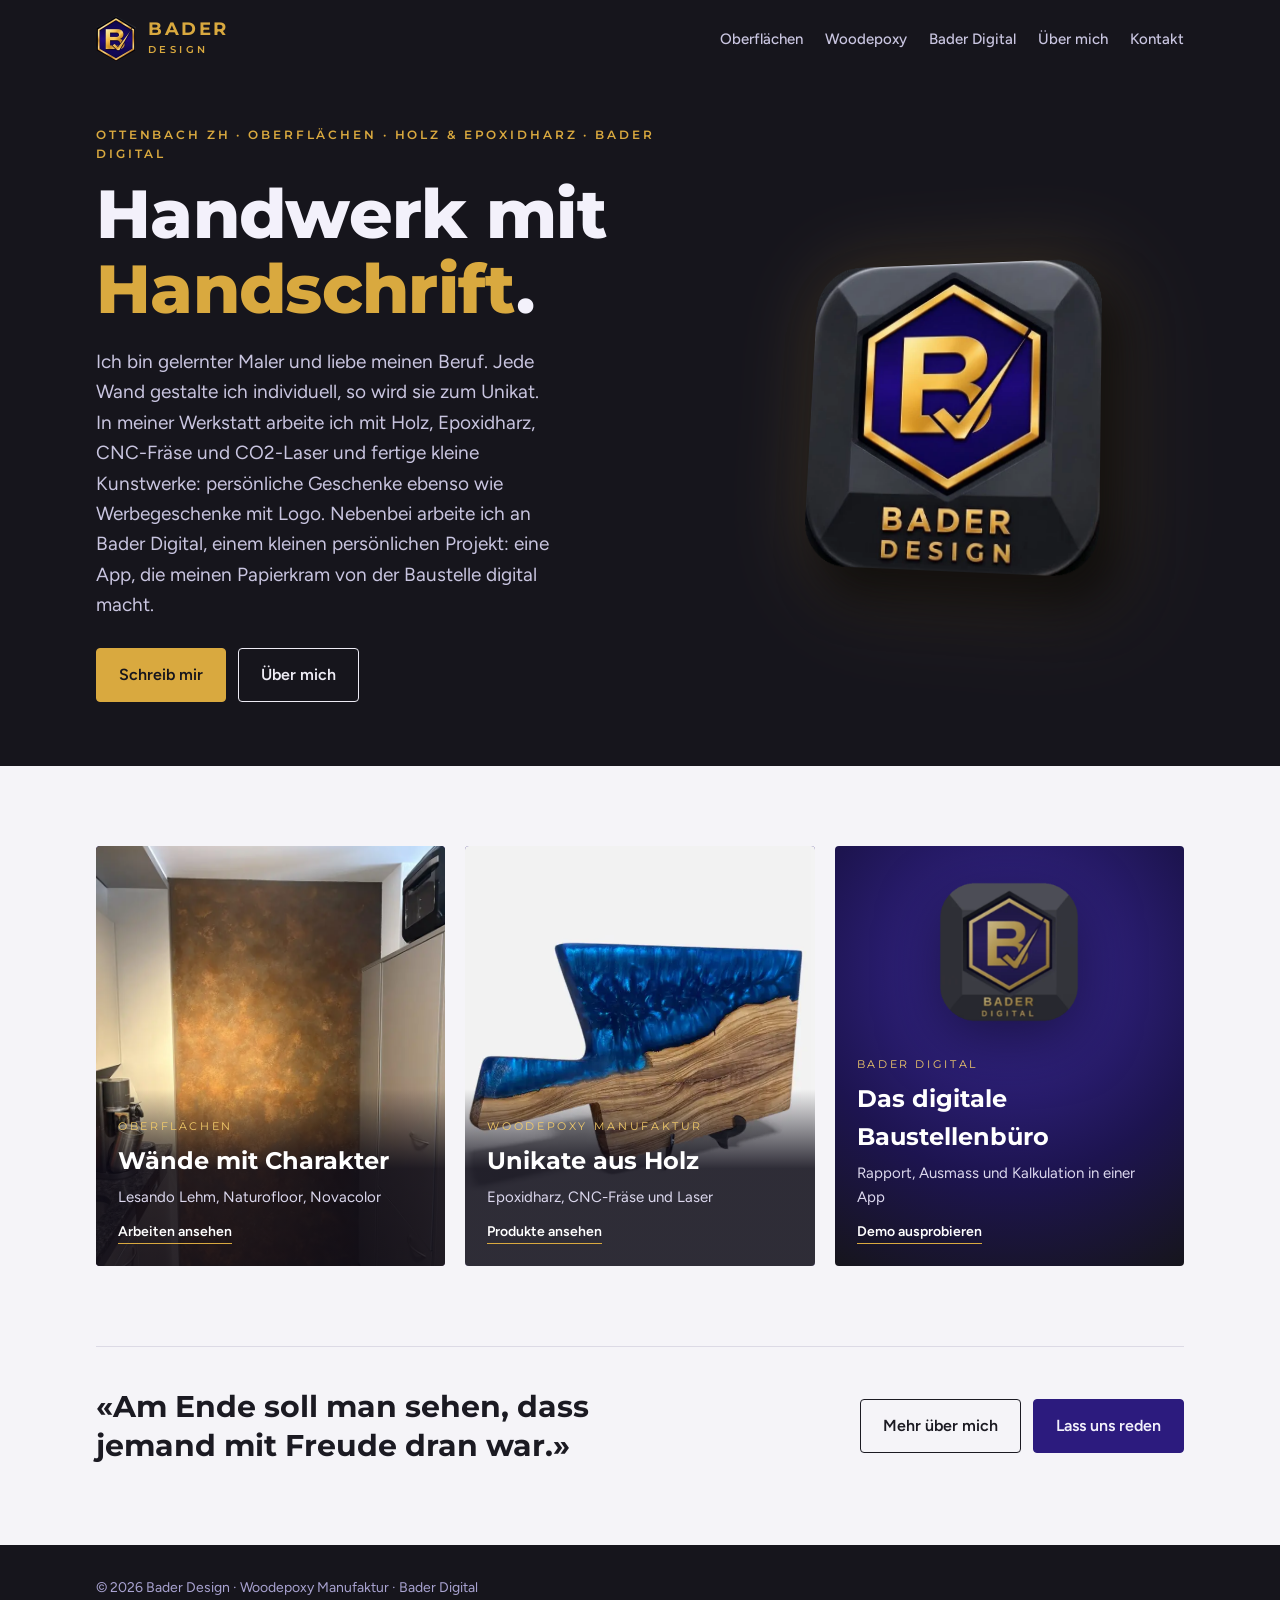
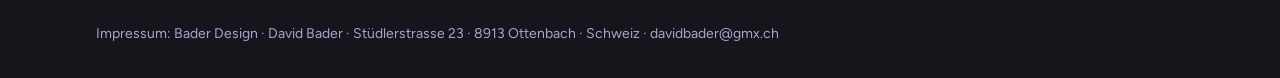
<file: index.html>
<!doctype html>
<html lang="de-CH">
<head>
<meta charset="utf-8">
<meta name="viewport" content="width=device-width, initial-scale=1, viewport-fit=cover">
<title>Bader Design | Ottenbach ZH</title>
<meta name="description" content="Bader Design aus Ottenbach ZH: dekorative Oberflächen mit Lehm, Naturofloor und Novacolor, Unikate aus Holz und Epoxidharz (Schneidebretter, Untersetzer, Flaschenöffner) und Bader Digital, ein kleines Projekt, das den Papierkram für Handwerker digital macht.">
<link rel="canonical" href="https://baderdesign.github.io/">
<meta name="robots" content="index, follow">
<meta property="og:type" content="website">
<meta property="og:locale" content="de_CH">
<meta property="og:site_name" content="Bader Design">
<meta property="og:title" content="Bader Design – Handwerk mit Handschrift">
<meta property="og:description" content="Dekorative Oberflächen, Unikate aus Holz und Epoxidharz und Bader Digital, Papierkram digital für Handwerker.">
<meta property="og:url" content="https://baderdesign.github.io/">
<meta property="og:image" content="https://baderdesign.github.io/og-bild.jpg">
<meta name="twitter:card" content="summary_large_image">
<meta name="theme-color" content="#16151C">
<link rel="icon" type="image/png" href="favicon.png">
<link rel="apple-touch-icon" href="apple-touch-icon.png">
<script type="application/ld+json">
{
  "@context": "https://schema.org",
  "@type": "LocalBusiness",
  "name": "Bader Design",
  "description": "Dekorative Oberflächen, Unikate aus Holz und Epoxidharz und Bader Digital, Papierkram digital für Handwerker.",
  "url": "https://baderdesign.github.io/",
  "logo": "https://baderdesign.github.io/logo.webp",
  "image": "https://baderdesign.github.io/og-bild.jpg",
  "telephone": "+41798898946",
  "email": "davidbader@gmx.ch",
  "founder": {"@type": "Person", "name": "David Bader"},
  "address": {"@type": "PostalAddress", "streetAddress": "Stüdlerstrasse 23", "postalCode": "8913", "addressLocality": "Ottenbach", "addressRegion": "ZH", "addressCountry": "CH"},
  "areaServed": "Kanton Zürich",
  "sameAs": ["https://www.woodepoxy-manufaktur.ch/"]
}
</script>
<link rel="stylesheet" href="https://fonts.googleapis.com/css2?family=Montserrat:wght@500;600;700;800&family=Figtree:wght@400;500;600&family=JetBrains+Mono:wght@400;500&display=swap">
<link rel="stylesheet" href="style.css">
<style>:root{padding-top:env(safe-area-inset-top,0px);padding-bottom:env(safe-area-inset-bottom,0px)}body{margin:0}img{max-width:100%}[hidden]{display:none!important}</style>
</head>
<body>
<div class="band">
<nav><div class="wrap">
  <a class="brand" href="index.html" aria-label="Bader Design, Startseite">
    <img src="logo-icon.webp" alt="" width="40" height="45">
    <span><b>BADER</b><small>DESIGN</small></span>
  </a>
  <ul><li><a href="oberflaechen.html">Oberflächen</a></li><li><a href="woodepoxy.html">Woodepoxy</a></li><li><a href="digital.html">Bader Digital</a></li><li><a href="ueber-mich.html">Über mich</a></li><li><a href="kontakt.html">Kontakt</a></li></ul>
</div></nav>
<main>
<header class="hero home-hero"><div class="wrap">
  <div>
    <p class="label">Ottenbach ZH · Oberflächen · Holz &amp; Epoxidharz · Bader Digital</p>
    <h1>Handwerk mit <em>Handschrift</em>.</h1>
    <p class="lead">Ich bin gelernter Maler und liebe meinen Beruf. Jede Wand gestalte ich individuell, so wird sie zum Unikat. In meiner Werkstatt arbeite ich mit Holz, Epoxidharz, CNC-Fräse und CO2-Laser und fertige kleine Kunstwerke: persönliche Geschenke ebenso wie Werbegeschenke mit Logo. Nebenbei arbeite ich an Bader Digital, einem kleinen persönlichen Projekt: eine App, die meinen Papierkram von der Baustelle digital macht.</p>
    <div class="cta">
      <a class="btn gold" href="kontakt.html">Schreib mir</a>
      <a class="btn" href="ueber-mich.html" style="color:#EEECF5">Über mich</a>
    </div>
  </div>
  <div class="hexwrap">
    <img class="hex" src="logo.webp" alt="Bader Design Logo" width="520" height="540">
  </div>
</div></header>
</div>

<section><div class="wrap">
  <div class="tiles">
    <a class="tile" href="oberflaechen.html"><img src="bilder/ironic-kueche.webp" alt="" loading="lazy"><div class="tx"><span>Oberflächen</span><b>Wände mit Charakter</b><small>Lesando Lehm, Naturofloor, Novacolor</small><em>Arbeiten ansehen</em></div></a>
    <a class="tile" href="woodepoxy.html"><img src="bilder/brett-blau.webp" alt="" loading="lazy"><div class="tx"><span>Woodepoxy Manufaktur</span><b>Unikate aus Holz</b><small>Epoxidharz, CNC-Fräse und Laser</small><em>Produkte ansehen</em></div></a>
    <a class="tile app" href="digital.html"><img class="appicon" src="bilder/digital-icon.webp" alt="" width="360" height="360"><div class="tx"><span>Bader Digital</span><b>Das digitale Baustellenbüro</b><small>Rapport, Ausmass und Kalkulation in einer App</small><em>Demo ausprobieren</em></div></a>
  </div>
</div></section>

<section style="padding-top:0"><div class="wrap">
  <div class="teaser">
    <blockquote>«Am Ende soll man sehen, dass jemand mit Freude dran war.»</blockquote>
    <div class="cta"><a class="btn line" href="ueber-mich.html">Mehr über mich</a><a class="btn solid" href="kontakt.html">Lass uns reden</a></div>
  </div>
</div></section>
</main>

<footer><div class="wrap">
  <p>© 2026 Bader Design · Woodepoxy Manufaktur · Bader Digital</p>
  <p>Impressum: Bader Design · David Bader · Stüdlerstrasse 23 · 8913 Ottenbach · Schweiz · davidbader@gmx.ch</p>
</div></footer>
<script src="script.js"></script>
</body>
</html>
</file>
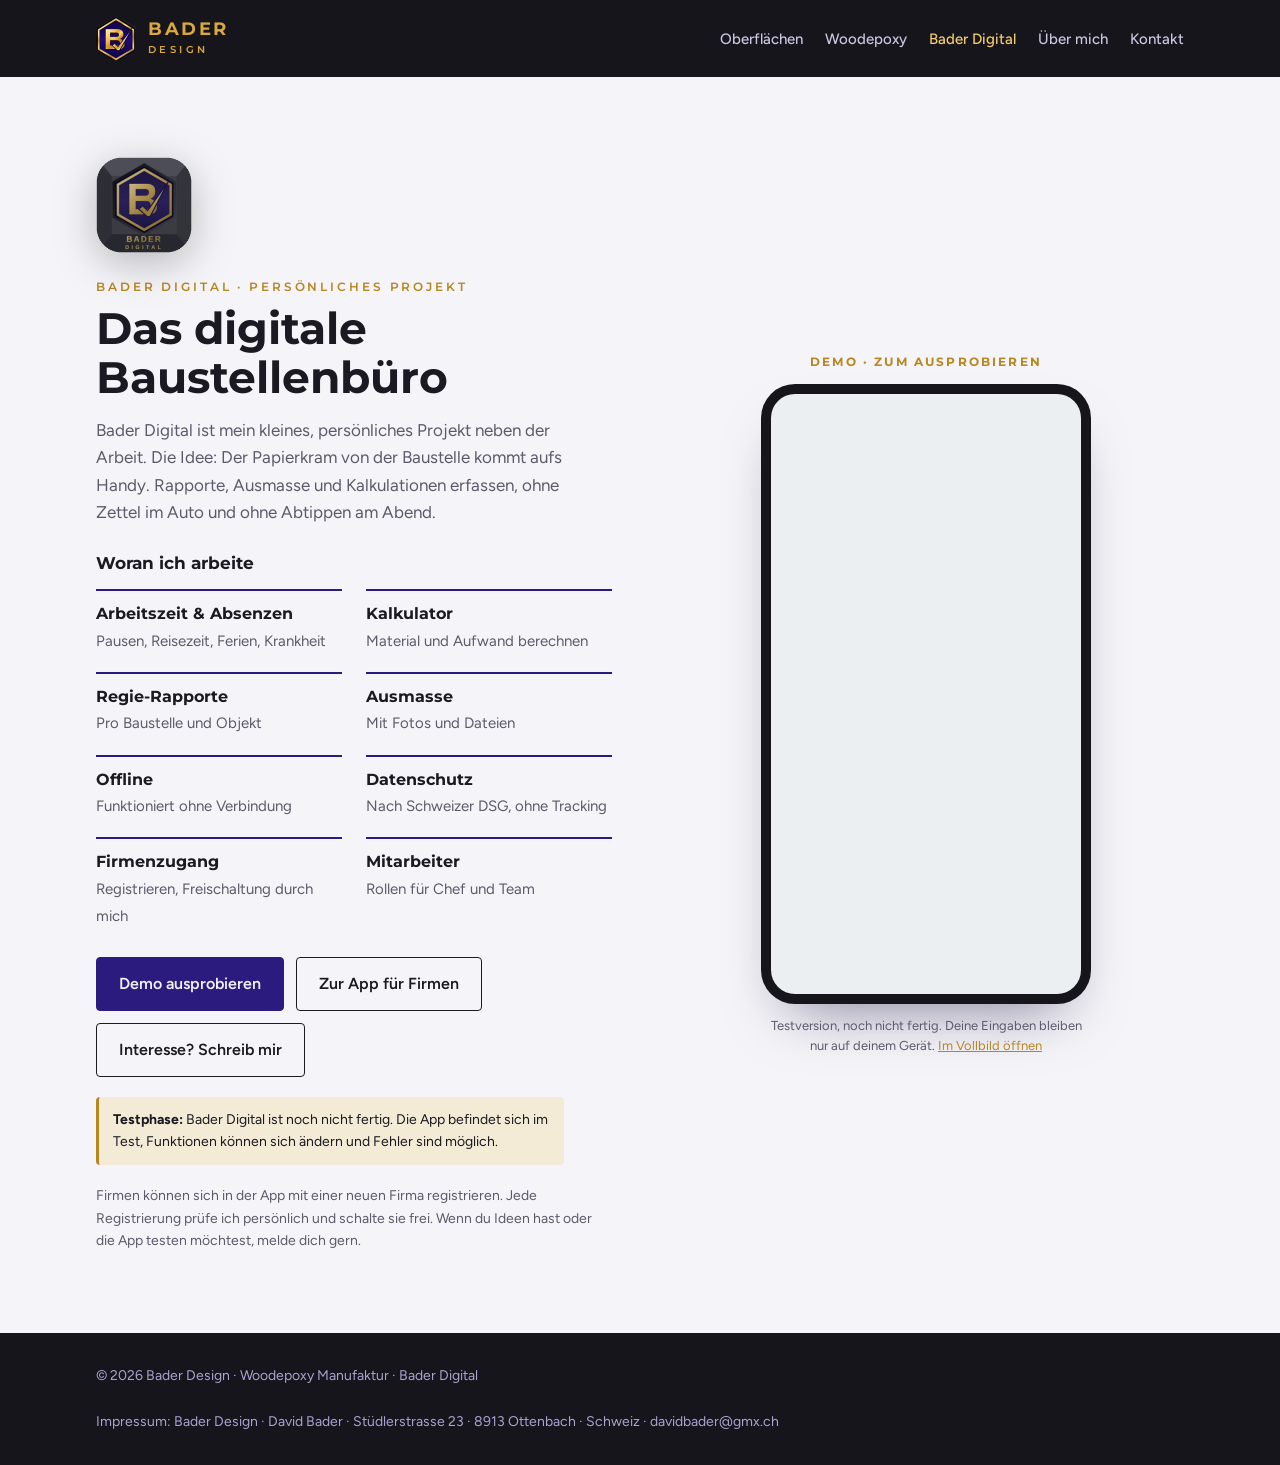
<file: digital.html>
<!doctype html>
<html lang="de-CH">
<head>
<meta charset="utf-8">
<meta name="viewport" content="width=device-width, initial-scale=1, viewport-fit=cover">
<title>Bader Digital – Bader Design</title>
<meta name="description" content="Bader Digital, das digitale Baustellenbüro: ein persönliches Projekt für Rapport, Ausmass und Kalkulation.">
<link rel="canonical" href="https://baderdesign.github.io/digital.html">
<meta name="robots" content="index, follow">
<meta property="og:type" content="website">
<meta property="og:locale" content="de_CH">
<meta property="og:site_name" content="Bader Design">
<meta property="og:title" content="Bader Design – Handwerk mit Handschrift">
<meta property="og:description" content="Dekorative Oberflächen, Unikate aus Holz und Epoxidharz und Bader Digital, Papierkram digital für Handwerker.">
<meta property="og:url" content="https://baderdesign.github.io/digital.html">
<meta property="og:image" content="https://baderdesign.github.io/og-bild.jpg">
<meta name="twitter:card" content="summary_large_image">
<meta name="theme-color" content="#16151C">
<link rel="icon" type="image/png" href="favicon.png">
<link rel="apple-touch-icon" href="apple-touch-icon.png">
<link rel="stylesheet" href="https://fonts.googleapis.com/css2?family=Montserrat:wght@500;600;700;800&family=Figtree:wght@400;500;600&family=JetBrains+Mono:wght@400;500&display=swap">
<link rel="stylesheet" href="style.css">
<style>:root{padding-top:env(safe-area-inset-top,0px);padding-bottom:env(safe-area-inset-bottom,0px)}body{margin:0}img{max-width:100%}[hidden]{display:none!important}</style>
</head>
<body>
<div class="band">
<nav><div class="wrap">
  <a class="brand" href="index.html" aria-label="Bader Design, Startseite">
    <img src="logo-icon.webp" alt="" width="40" height="45">
    <span><b>BADER</b><small>DESIGN</small></span>
  </a>
  <ul><li><a href="oberflaechen.html">Oberflächen</a></li><li><a href="woodepoxy.html">Woodepoxy</a></li><li><a href="digital.html" aria-current="page">Bader Digital</a></li><li><a href="ueber-mich.html">Über mich</a></li><li><a href="kontakt.html">Kontakt</a></li></ul>
</div></nav>
</div>

<main>
<section class="digital" id="digital"><div class="wrap">
  <div>
    <img src="bilder/digital-icon.webp" alt="Bader Digital App-Symbol" width="96" height="96" style="width:96px;height:96px;margin-bottom:16px;filter:drop-shadow(0 10px 20px rgba(0,0,0,.25))">
    <p class="label">Bader Digital · Persönliches Projekt</p>
    <h1 style="font-size:clamp(28px,3.8vw,44px);margin-top:8px">Das digitale Baustellenbüro</h1>
    <p style="color:var(--muted);margin-top:16px;max-width:46ch">Bader Digital ist mein kleines, persönliches Projekt neben der Arbeit. Die Idee: Der Papierkram von der Baustelle kommt aufs Handy. Rapporte, Ausmasse und Kalkulationen erfassen, ohne Zettel im Auto und ohne Abtippen am Abend.</p>
    <p style="font-family:var(--display);font-weight:700;margin-top:24px">Woran ich arbeite</p>
    <ul class="feat" style="margin-top:12px">
      <li><b>Arbeitszeit &amp; Absenzen</b><span>Pausen, Reisezeit, Ferien, Krankheit</span></li>
      <li><b>Kalkulator</b><span>Material und Aufwand berechnen</span></li>
      <li><b>Regie-Rapporte</b><span>Pro Baustelle und Objekt</span></li>
      <li><b>Ausmasse</b><span>Mit Fotos und Dateien</span></li>
      <li><b>Offline</b><span>Funktioniert ohne Verbindung</span></li>
      <li><b>Datenschutz</b><span>Nach Schweizer DSG, ohne Tracking</span></li>
      <li><b>Firmenzugang</b><span>Registrieren, Freischaltung durch mich</span></li>
      <li><b>Mitarbeiter</b><span>Rollen für Chef und Team</span></li>
    </ul>
    <div class="cta">
      <a class="btn solid" href="https://baderdesign.github.io/Rapport-Demo/" target="_blank" rel="noopener">Demo ausprobieren</a>
      <a class="btn line" href="https://baderdesign.github.io/Rapport/" target="_blank" rel="noopener">Zur App für Firmen</a>
      <a class="btn line" href="#kontakt" data-pick-link="Bader Digital">Interesse? Schreib mir</a>
    </div>
    <p class="testnote"><b>Testphase:</b> Bader Digital ist noch nicht fertig. Die App befindet sich im Test, Funktionen können sich ändern und Fehler sind möglich.</p>
    <p class="fine">Firmen können sich in der App mit einer neuen Firma registrieren. Jede Registrierung prüfe ich persönlich und schalte sie frei. Wenn du Ideen hast oder die App testen möchtest, melde dich gern.</p>
  </div>
  <div class="demo">
    <p class="demo-tag">Demo · zum Ausprobieren</p>
    <div class="phone live"><iframe src="https://baderdesign.github.io/Rapport-Demo/" title="Bader Digital Demo" loading="lazy"></iframe></div>
    <p class="demo-note">Testversion, noch nicht fertig. Deine Eingaben bleiben nur auf deinem Gerät. <a href="https://baderdesign.github.io/Rapport-Demo/" target="_blank" rel="noopener">Im Vollbild öffnen</a></p>
  </div>
</div></section>
</main>

<footer><div class="wrap">
  <p>© 2026 Bader Design · Woodepoxy Manufaktur · Bader Digital</p>
  <p>Impressum: Bader Design · David Bader · Stüdlerstrasse 23 · 8913 Ottenbach · Schweiz · davidbader@gmx.ch</p>
</div></footer>
<script src="script.js"></script>
</body>
</html>
</file>
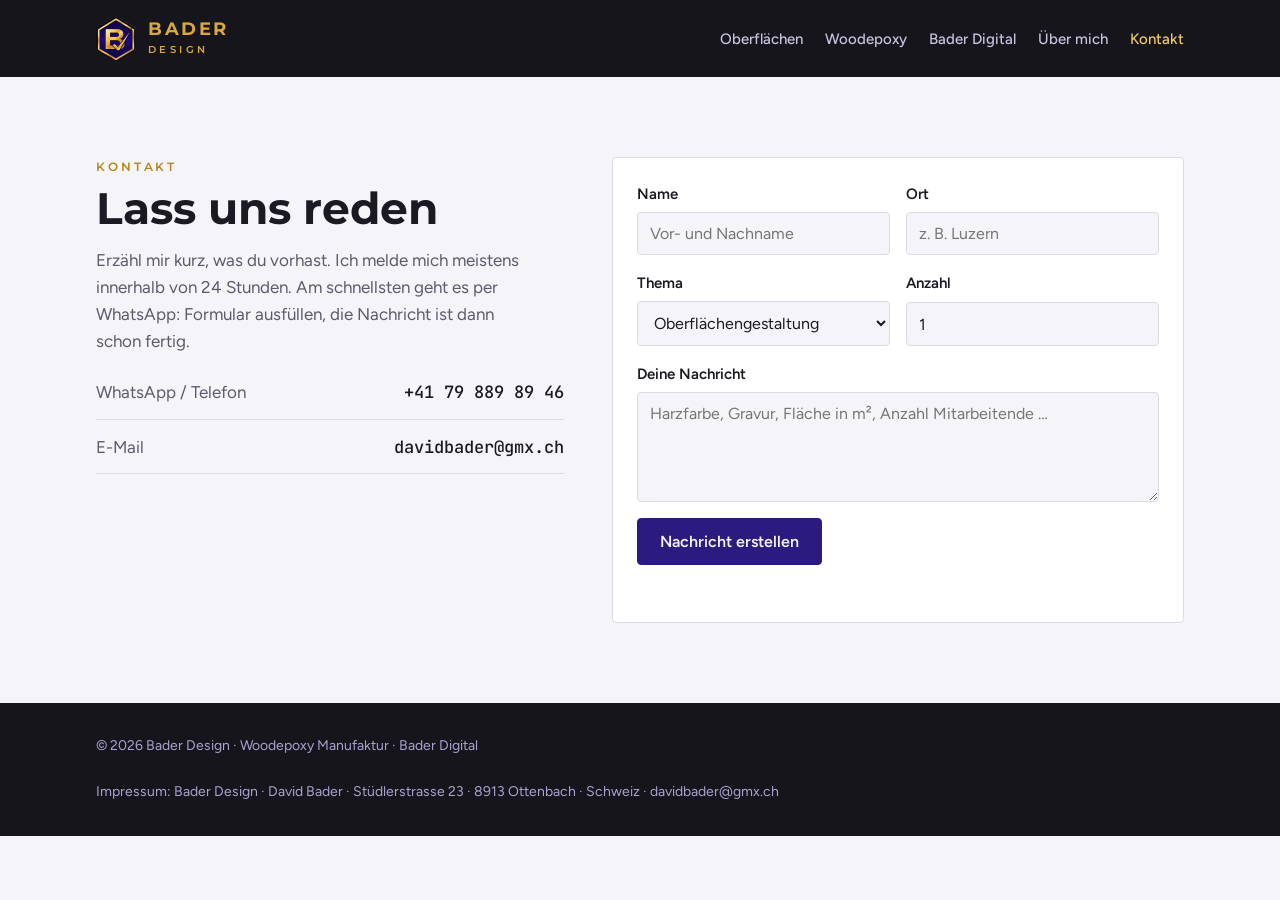
<file: kontakt.html>
<!doctype html>
<html lang="de-CH">
<head>
<meta charset="utf-8">
<meta name="viewport" content="width=device-width, initial-scale=1, viewport-fit=cover">
<title>Kontakt – Bader Design</title>
<meta name="description" content="Kontakt zu Bader Design per WhatsApp oder Formular.">
<link rel="canonical" href="https://baderdesign.github.io/kontakt.html">
<meta name="robots" content="index, follow">
<meta property="og:type" content="website">
<meta property="og:locale" content="de_CH">
<meta property="og:site_name" content="Bader Design">
<meta property="og:title" content="Bader Design – Handwerk mit Handschrift">
<meta property="og:description" content="Dekorative Oberflächen, Unikate aus Holz und Epoxidharz und Bader Digital, Papierkram digital für Handwerker.">
<meta property="og:url" content="https://baderdesign.github.io/kontakt.html">
<meta property="og:image" content="https://baderdesign.github.io/og-bild.jpg">
<meta name="twitter:card" content="summary_large_image">
<meta name="theme-color" content="#16151C">
<link rel="icon" type="image/png" href="favicon.png">
<link rel="apple-touch-icon" href="apple-touch-icon.png">
<link rel="stylesheet" href="https://fonts.googleapis.com/css2?family=Montserrat:wght@500;600;700;800&family=Figtree:wght@400;500;600&family=JetBrains+Mono:wght@400;500&display=swap">
<link rel="stylesheet" href="style.css">
<style>:root{padding-top:env(safe-area-inset-top,0px);padding-bottom:env(safe-area-inset-bottom,0px)}body{margin:0}img{max-width:100%}[hidden]{display:none!important}</style>
</head>
<body>
<div class="band">
<nav><div class="wrap">
  <a class="brand" href="index.html" aria-label="Bader Design, Startseite">
    <img src="logo-icon.webp" alt="" width="40" height="45">
    <span><b>BADER</b><small>DESIGN</small></span>
  </a>
  <ul><li><a href="oberflaechen.html">Oberflächen</a></li><li><a href="woodepoxy.html">Woodepoxy</a></li><li><a href="digital.html">Bader Digital</a></li><li><a href="ueber-mich.html">Über mich</a></li><li><a href="kontakt.html" aria-current="page">Kontakt</a></li></ul>
</div></nav>
</div>

<main>
<section class="contact" id="kontakt"><div class="wrap">
  <div>
    <p class="label">Kontakt</p>
    <h1 style="font-size:clamp(28px,3.8vw,44px);margin-top:8px">Lass uns reden</h1>
    <p style="color:var(--muted);margin-top:14px;max-width:40ch">Erzähl mir kurz, was du vorhast. Ich melde mich meistens innerhalb von 24 Stunden. Am schnellsten geht es per WhatsApp: Formular ausfüllen, die Nachricht ist dann schon fertig.</p>
    <div class="direct">
      <div><span>WhatsApp / Telefon</span><b>+41 79 889 89 46</b></div>
      <div><span>E-Mail</span><b>davidbader@gmx.ch</b></div>
    </div>
  </div>
  <form id="f" novalidate>
    <div class="row">
      <label for="name">Name<input id="name" required placeholder="Vor- und Nachname"></label>
      <label for="ort">Ort<input id="ort" placeholder="z. B. Luzern"></label>
    </div>
    <div class="row">
      <label for="produkt">Thema
        <select id="produkt">
          <option>Oberflächengestaltung</option><option>Servierbrett</option><option>Stirnholzbrett</option><option>Flaschenöffner</option><option>Lasergravur</option><option>3D-Relief</option><option>Untersetzer</option><option>Kugelschreiber-Box</option><option>Anderes Einzelstück</option><option>Bader Digital</option>
        </select></label>
      <label for="menge">Anzahl<input id="menge" type="number" min="1" value="1" inputmode="numeric"></label>
    </div>
    <label for="wunsch">Deine Nachricht<textarea id="wunsch" placeholder="Harzfarbe, Gravur, Fläche in m², Anzahl Mitarbeitende …"></textarea></label>
    <button class="btn solid" type="submit" style="justify-self:start">Nachricht erstellen</button>
    <p class="status" id="status" role="status"></p>
    <div class="out" id="out">
      <pre id="msg"></pre>
      <div class="cta" style="margin-top:0">
        <a class="btn solid" id="wa" href="#" target="_blank" rel="noopener">In WhatsApp öffnen</a>
        <button class="btn" type="button" id="copy">Text kopieren</button>
      </div>
    </div>
  </form>
</div></section>
</main>

<footer><div class="wrap">
  <p>© 2026 Bader Design · Woodepoxy Manufaktur · Bader Digital</p>
  <p>Impressum: Bader Design · David Bader · Stüdlerstrasse 23 · 8913 Ottenbach · Schweiz · davidbader@gmx.ch</p>
</div></footer>
<script src="script.js"></script>
</body>
</html>
</file>
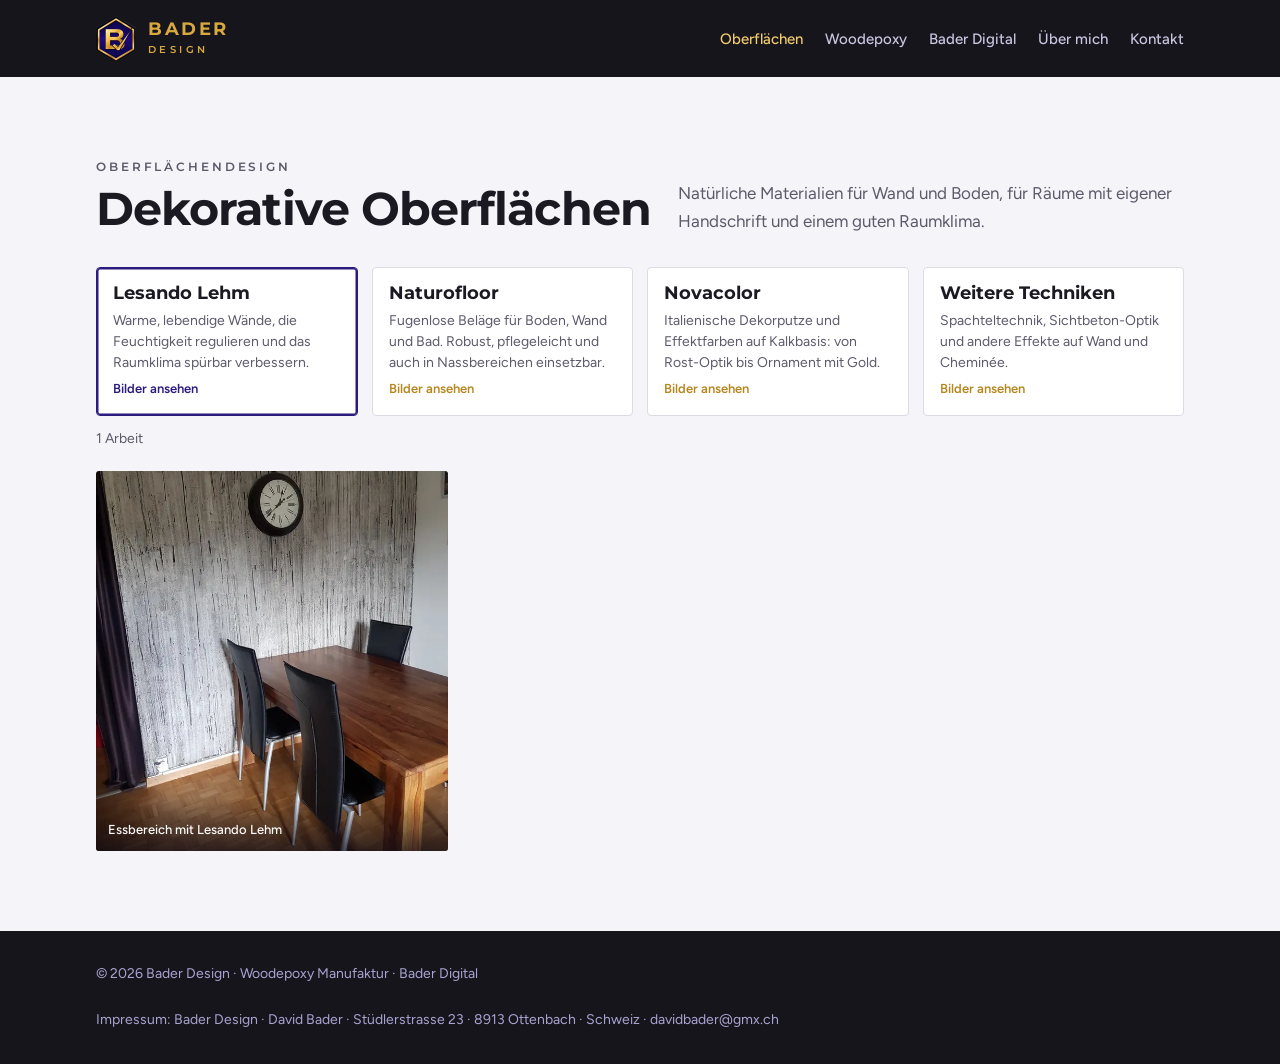
<file: oberflaechen.html>
<!doctype html>
<html lang="de-CH">
<head>
<meta charset="utf-8">
<meta name="viewport" content="width=device-width, initial-scale=1, viewport-fit=cover">
<title>Oberflächen – Bader Design</title>
<meta name="description" content="Dekorative Wände und Böden mit Lesando Lehm, Naturofloor und Novacolor von Bader Design.">
<link rel="canonical" href="https://baderdesign.github.io/oberflaechen.html">
<meta name="robots" content="index, follow">
<meta property="og:type" content="website">
<meta property="og:locale" content="de_CH">
<meta property="og:site_name" content="Bader Design">
<meta property="og:title" content="Bader Design – Handwerk mit Handschrift">
<meta property="og:description" content="Dekorative Oberflächen, Unikate aus Holz und Epoxidharz und Bader Digital, Papierkram digital für Handwerker.">
<meta property="og:url" content="https://baderdesign.github.io/oberflaechen.html">
<meta property="og:image" content="https://baderdesign.github.io/og-bild.jpg">
<meta name="twitter:card" content="summary_large_image">
<meta name="theme-color" content="#16151C">
<link rel="icon" type="image/png" href="favicon.png">
<link rel="apple-touch-icon" href="apple-touch-icon.png">
<link rel="stylesheet" href="https://fonts.googleapis.com/css2?family=Montserrat:wght@500;600;700;800&family=Figtree:wght@400;500;600&family=JetBrains+Mono:wght@400;500&display=swap">
<link rel="stylesheet" href="style.css">
<style>:root{padding-top:env(safe-area-inset-top,0px);padding-bottom:env(safe-area-inset-bottom,0px)}body{margin:0}img{max-width:100%}[hidden]{display:none!important}</style>
</head>
<body>
<div class="band">
<nav><div class="wrap">
  <a class="brand" href="index.html" aria-label="Bader Design, Startseite">
    <img src="logo-icon.webp" alt="" width="40" height="45">
    <span><b>BADER</b><small>DESIGN</small></span>
  </a>
  <ul><li><a href="oberflaechen.html" aria-current="page">Oberflächen</a></li><li><a href="woodepoxy.html">Woodepoxy</a></li><li><a href="digital.html">Bader Digital</a></li><li><a href="ueber-mich.html">Über mich</a></li><li><a href="kontakt.html">Kontakt</a></li></ul>
</div></nav>
</div>

<main>
<section id="oberflaechen"><div class="wrap">
  <div class="head">
    <div><p class="label">Oberflächendesign</p><h1>Dekorative Oberflächen</h1></div>
    <p>Natürliche Materialien für Wand und Boden, für Räume mit eigener Handschrift und einem guten Raumklima.</p>
  </div>
  <div class="mats" role="group" aria-label="Material wählen">
    <button type="button" class="mat-btn on" data-cat="lehm" aria-pressed="true"><h3>Lesando Lehm</h3><p>Warme, lebendige Wände, die Feuchtigkeit regulieren und das Raumklima spürbar verbessern.</p><em>Bilder ansehen</em></button>
    <button type="button" class="mat-btn" data-cat="naturofloor" aria-pressed="false"><h3>Naturofloor</h3><p>Fugenlose Beläge für Boden, Wand und Bad. Robust, pflegeleicht und auch in Nassbereichen einsetzbar.</p><em>Bilder ansehen</em></button>
    <button type="button" class="mat-btn" data-cat="novacolor" aria-pressed="false"><h3>Novacolor</h3><p>Italienische Dekorputze und Effektfarben auf Kalkbasis: von Rost-Optik bis Ornament mit Gold.</p><em>Bilder ansehen</em></button>
    <button type="button" class="mat-btn" data-cat="weitere" aria-pressed="false"><h3>Weitere Techniken</h3><p>Spachteltechnik, Sichtbeton-Optik und andere Effekte auf Wand und Cheminée.</p><em>Bilder ansehen</em></button>
  </div>
  <p class="matcount" id="matcount" aria-live="polite"></p>
  <div class="feature" data-cat="novacolor">
    <figure class="f-main"><img src="bilder/ironic-kueche.webp" alt="Küchenwand in Rost-Optik mit Novacolor Ironic" width="750" height="1000" loading="lazy"></figure>
    <div class="f-txt">
      <p class="label">Projekt im Fokus</p>
      <h3>Küchenwand in Rost-Optik</h3>
      <p>Mit Novacolor Ironic Fondo als Grund und Ironic Liquido als Effekt entsteht eine Wand, die aussieht wie gealtertes Metall. Kupfer, Rost und ein Hauch Blau wechseln sich ab, je nach Licht wirkt die Fläche anders.</p>
      <ul class="f-facts"><li><span>Material</span><b>Novacolor Ironic Fondo + Liquido</b></li><li><span>Raum</span><b>Küche, Akzentwand</b></li><li><span>Wirkung</span><b>Metall- und Rost-Optik</b></li></ul>
      <figure class="f-detail"><img src="bilder/ironic-detail.webp" alt="Nahaufnahme der Ironic-Oberfläche" width="600" height="800" loading="lazy"><figcaption>Detail der Oberfläche</figcaption></figure>
    </div>
  </div>
  <div class="gal">
<figure data-cat="lehm"><img src="bilder/struktur-wand.webp" alt="Essbereich mit Lesando Lehm" width="675" height="900" loading="lazy"><figcaption>Essbereich mit Lesando Lehm</figcaption></figure>
<figure data-cat="weitere"><img src="bilder/cheminee.webp" alt="Cheminée in Spachteltechnik" width="437" height="900" loading="lazy"><figcaption>Cheminée in Spachteltechnik</figcaption></figure>
<figure data-cat="novacolor"><img src="bilder/ornament-gold.webp" alt="Musterplatte Novacolor: Ornament in Gold auf Blau" width="676" height="900" loading="lazy"><figcaption>Musterplatte Novacolor: Ornament in Gold auf Blau</figcaption></figure>
<figure data-cat="naturofloor"><img src="bilder/bad-gruen.webp" alt="Badezimmer in Grün mit Naturofloor" width="675" height="900" loading="lazy"><figcaption>Badezimmer in Grün mit Naturofloor</figcaption></figure>
<figure data-cat="novacolor"><img src="bilder/schablone.webp" alt="Musterplatte Novacolor mit Schablonentechnik" width="506" height="900" loading="lazy"><figcaption>Musterplatte Novacolor mit Schablonentechnik</figcaption></figure>
<figure data-cat="weitere"><img src="bilder/beton-optik.webp" alt="Wand in Sichtbeton-Optik" width="675" height="900" loading="lazy"><figcaption>Wand in Sichtbeton-Optik</figcaption></figure>
  </div>
</div></section>
</main>

<footer><div class="wrap">
  <p>© 2026 Bader Design · Woodepoxy Manufaktur · Bader Digital</p>
  <p>Impressum: Bader Design · David Bader · Stüdlerstrasse 23 · 8913 Ottenbach · Schweiz · davidbader@gmx.ch</p>
</div></footer>
<script src="script.js"></script>
</body>
</html>
</file>
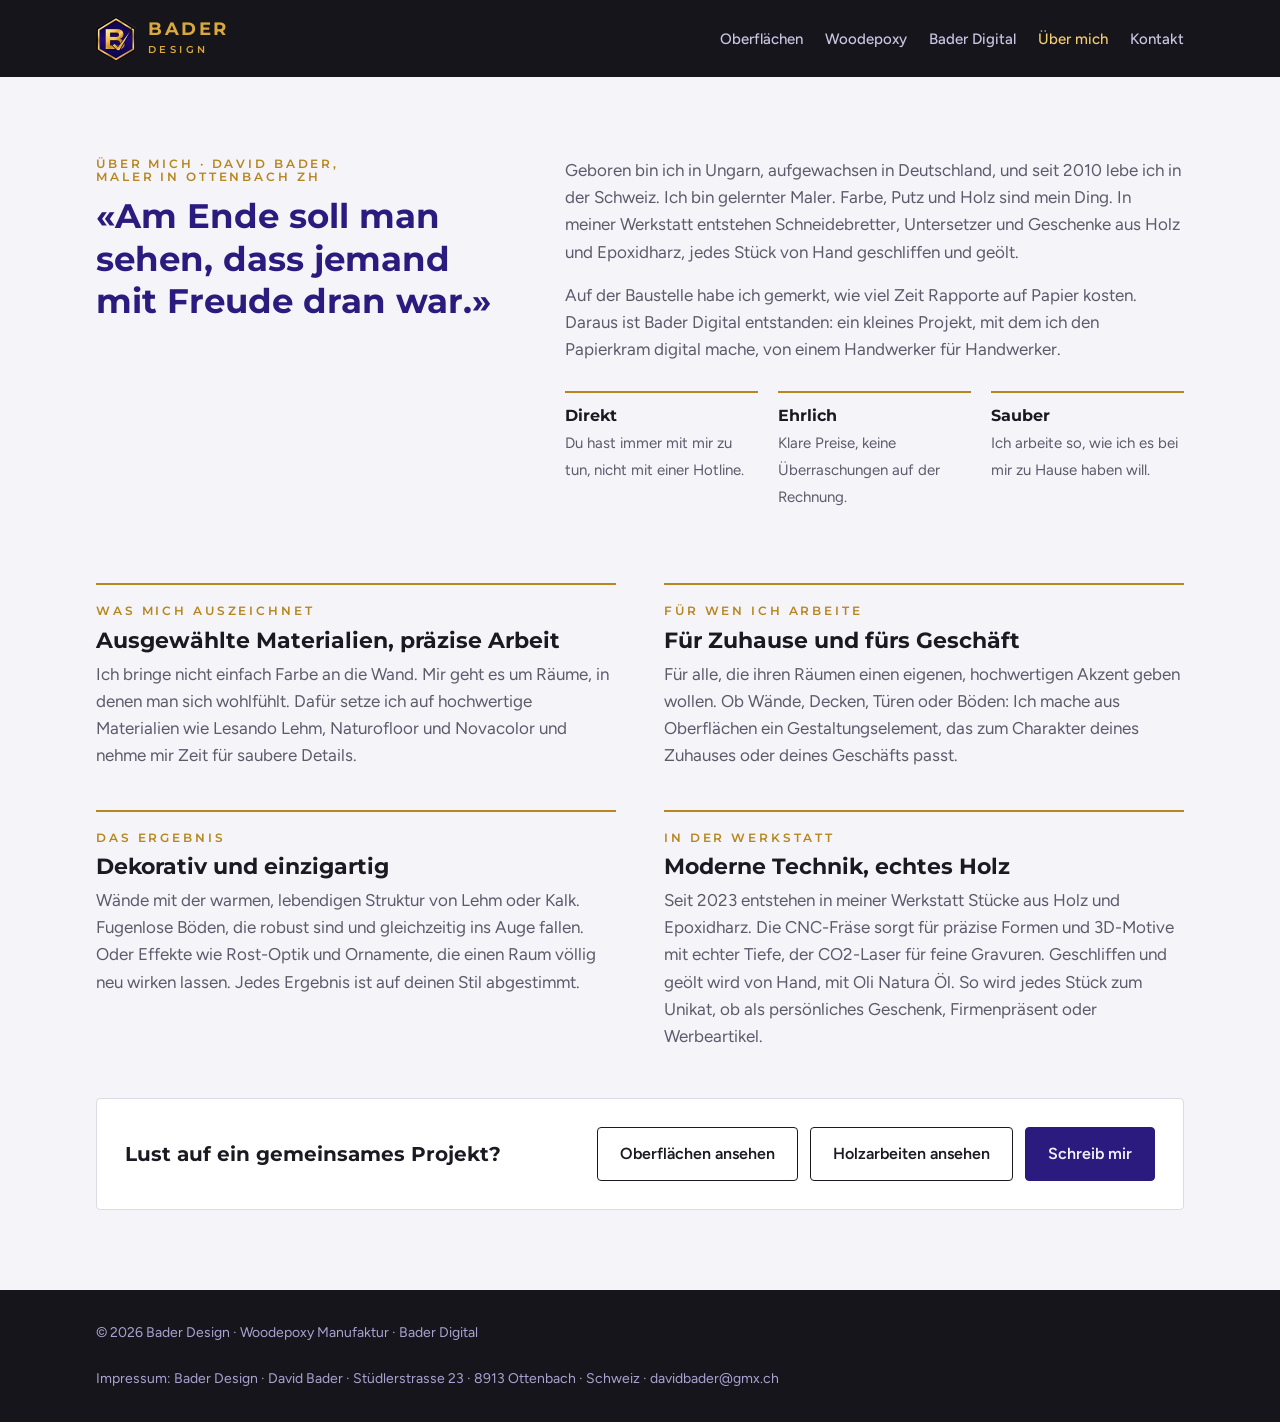
<file: ueber-mich.html>
<!doctype html>
<html lang="de-CH">
<head>
<meta charset="utf-8">
<meta name="viewport" content="width=device-width, initial-scale=1, viewport-fit=cover">
<title>Über mich – Bader Design</title>
<meta name="description" content="David Bader, gelernter Maler mit Leidenschaft für Oberflächen, Holz und Epoxidharz.">
<link rel="canonical" href="https://baderdesign.github.io/ueber-mich.html">
<meta name="robots" content="index, follow">
<meta property="og:type" content="website">
<meta property="og:locale" content="de_CH">
<meta property="og:site_name" content="Bader Design">
<meta property="og:title" content="Bader Design – Handwerk mit Handschrift">
<meta property="og:description" content="Dekorative Oberflächen, Unikate aus Holz und Epoxidharz und Bader Digital, Papierkram digital für Handwerker.">
<meta property="og:url" content="https://baderdesign.github.io/ueber-mich.html">
<meta property="og:image" content="https://baderdesign.github.io/og-bild.jpg">
<meta name="twitter:card" content="summary_large_image">
<meta name="theme-color" content="#16151C">
<link rel="icon" type="image/png" href="favicon.png">
<link rel="apple-touch-icon" href="apple-touch-icon.png">
<link rel="stylesheet" href="https://fonts.googleapis.com/css2?family=Montserrat:wght@500;600;700;800&family=Figtree:wght@400;500;600&family=JetBrains+Mono:wght@400;500&display=swap">
<link rel="stylesheet" href="style.css">
<style>:root{padding-top:env(safe-area-inset-top,0px);padding-bottom:env(safe-area-inset-bottom,0px)}body{margin:0}img{max-width:100%}[hidden]{display:none!important}</style>
</head>
<body>
<div class="band">
<nav><div class="wrap">
  <a class="brand" href="index.html" aria-label="Bader Design, Startseite">
    <img src="logo-icon.webp" alt="" width="40" height="45">
    <span><b>BADER</b><small>DESIGN</small></span>
  </a>
  <ul><li><a href="oberflaechen.html">Oberflächen</a></li><li><a href="woodepoxy.html">Woodepoxy</a></li><li><a href="digital.html">Bader Digital</a></li><li><a href="ueber-mich.html" aria-current="page">Über mich</a></li><li><a href="kontakt.html">Kontakt</a></li></ul>
</div></nav>
</div>

<main>
<section class="about" id="ueber"><div class="wrap">
  <div>
    <h1 class="label" style="font-size:12px">Über mich · David Bader, Maler in Ottenbach ZH</h1>
    <blockquote style="margin-top:12px">«Am Ende soll man sehen, dass jemand mit Freude dran war.»</blockquote>
  </div>
  <div class="txt">
    <p>Geboren bin ich in Ungarn, aufgewachsen in Deutschland, und seit 2010 lebe ich in der Schweiz. Ich bin gelernter Maler. Farbe, Putz und Holz sind mein Ding. In meiner Werkstatt entstehen Schneidebretter, Untersetzer und Geschenke aus Holz und Epoxidharz, jedes Stück von Hand geschliffen und geölt.</p>
    <p>Auf der Baustelle habe ich gemerkt, wie viel Zeit Rapporte auf Papier kosten. Daraus ist Bader Digital entstanden: ein kleines Projekt, mit dem ich den Papierkram digital mache, von einem Handwerker für Handwerker.</p>
    <ul class="vals">
      <li><b>Direkt</b><span>Du hast immer mit mir zu tun, nicht mit einer Hotline.</span></li>
      <li><b>Ehrlich</b><span>Klare Preise, keine Überraschungen auf der Rechnung.</span></li>
      <li><b>Sauber</b><span>Ich arbeite so, wie ich es bei mir zu Hause haben will.</span></li>
    </ul>
  </div>

</div>
<div class="wrap about-more">
  <div class="am-grid">
    <div class="am-item">
      <p class="label">Was mich auszeichnet</p>
      <h3>Ausgewählte Materialien, präzise Arbeit</h3>
      <p>Ich bringe nicht einfach Farbe an die Wand. Mir geht es um Räume, in denen man sich wohlfühlt. Dafür setze ich auf hochwertige Materialien wie Lesando Lehm, Naturofloor und Novacolor und nehme mir Zeit für saubere Details.</p>
    </div>
    <div class="am-item">
      <p class="label">Für wen ich arbeite</p>
      <h3>Für Zuhause und fürs Geschäft</h3>
      <p>Für alle, die ihren Räumen einen eigenen, hochwertigen Akzent geben wollen. Ob Wände, Decken, Türen oder Böden: Ich mache aus Oberflächen ein Gestaltungselement, das zum Charakter deines Zuhauses oder deines Geschäfts passt.</p>
    </div>
    <div class="am-item">
      <p class="label">Das Ergebnis</p>
      <h3>Dekorativ und einzigartig</h3>
      <p>Wände mit der warmen, lebendigen Struktur von Lehm oder Kalk. Fugenlose Böden, die robust sind und gleichzeitig ins Auge fallen. Oder Effekte wie Rost-Optik und Ornamente, die einen Raum völlig neu wirken lassen. Jedes Ergebnis ist auf deinen Stil abgestimmt.</p>
    </div>
    <div class="am-item">
      <p class="label">In der Werkstatt</p>
      <h3>Moderne Technik, echtes Holz</h3>
      <p>Seit 2023 entstehen in meiner Werkstatt Stücke aus Holz und Epoxidharz. Die CNC-Fräse sorgt für präzise Formen und 3D-Motive mit echter Tiefe, der CO2-Laser für feine Gravuren. Geschliffen und geölt wird von Hand, mit Oli Natura Öl. So wird jedes Stück zum Unikat, ob als persönliches Geschenk, Firmenpräsent oder Werbeartikel.</p>
    </div>
  </div>
  <div class="am-cta"><p>Lust auf ein gemeinsames Projekt?</p><div class="cta" style="margin-top:0"><a class="btn line" href="oberflaechen.html">Oberflächen ansehen</a><a class="btn line" href="woodepoxy.html">Holzarbeiten ansehen</a><a class="btn solid" href="kontakt.html">Schreib mir</a></div></div>
</div></section>
</main>

<footer><div class="wrap">
  <p>© 2026 Bader Design · Woodepoxy Manufaktur · Bader Digital</p>
  <p>Impressum: Bader Design · David Bader · Stüdlerstrasse 23 · 8913 Ottenbach · Schweiz · davidbader@gmx.ch</p>
</div></footer>
<script src="script.js"></script>
</body>
</html>
</file>
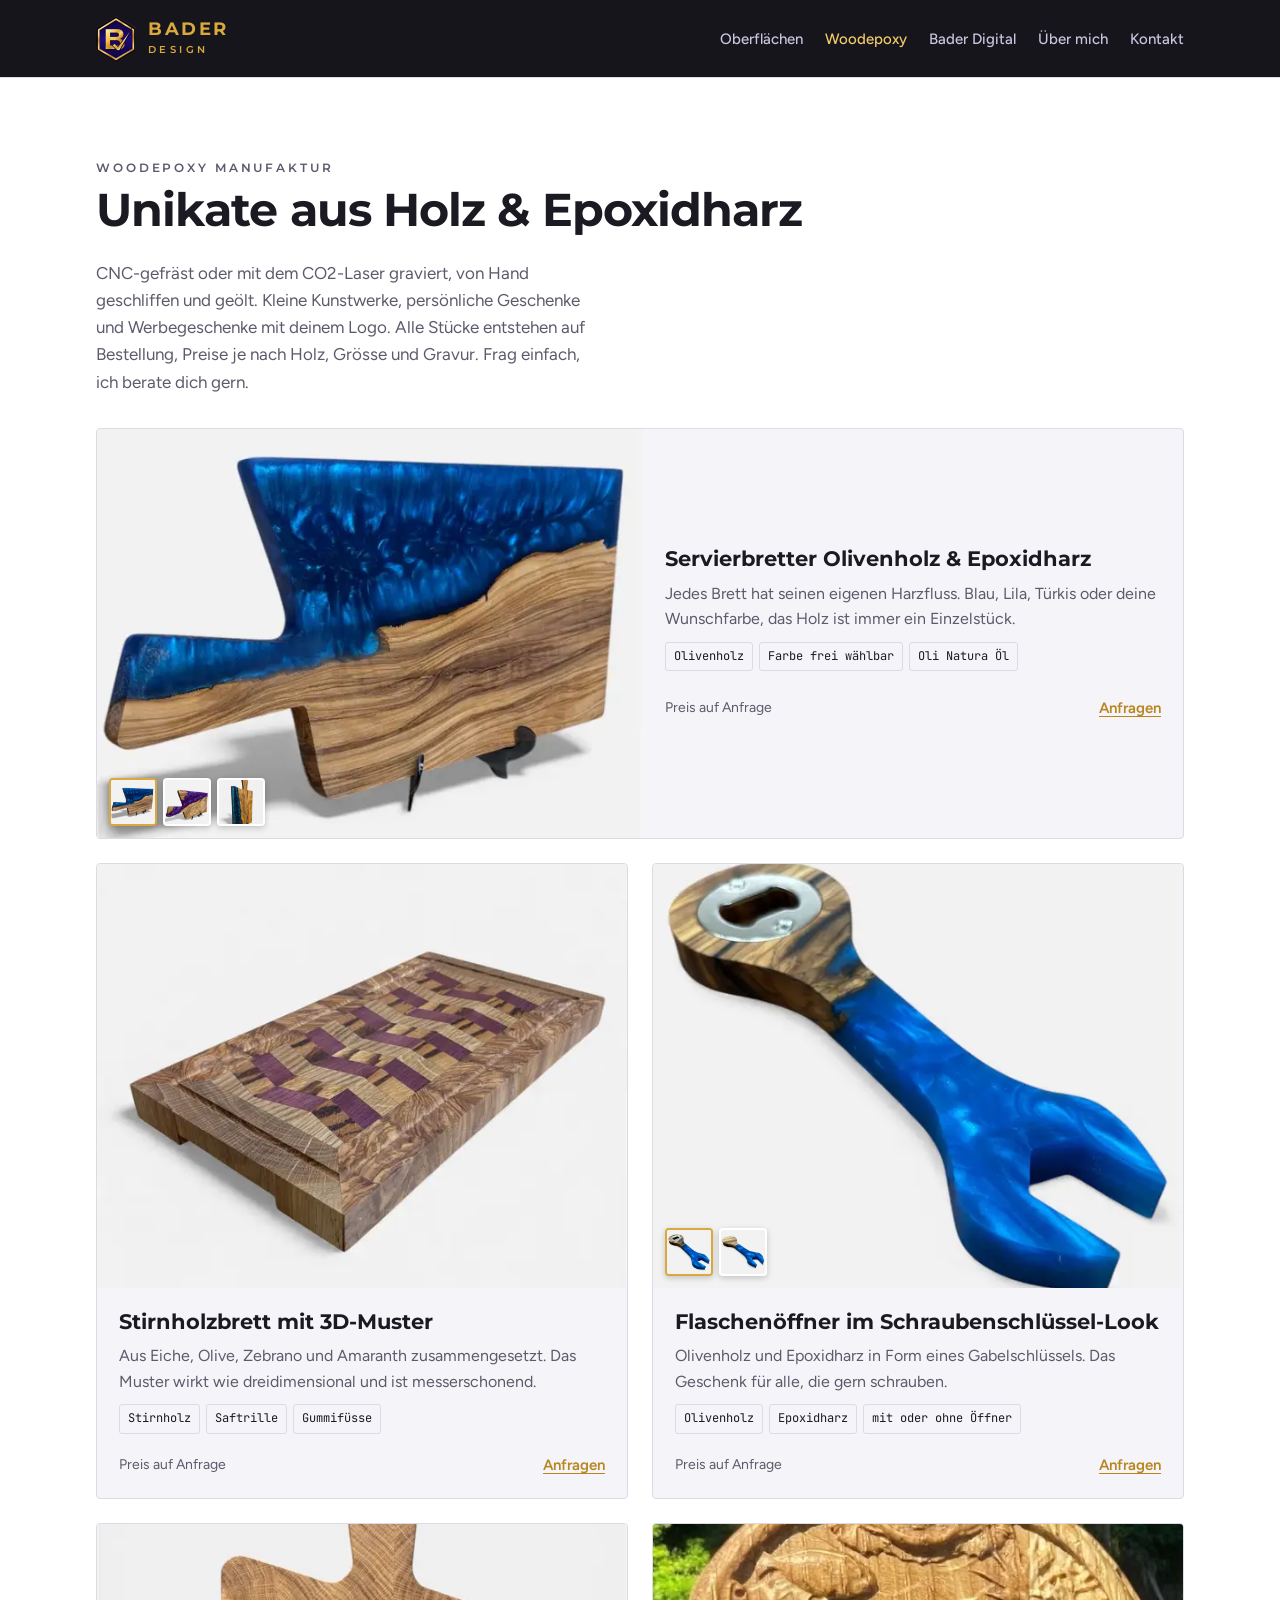
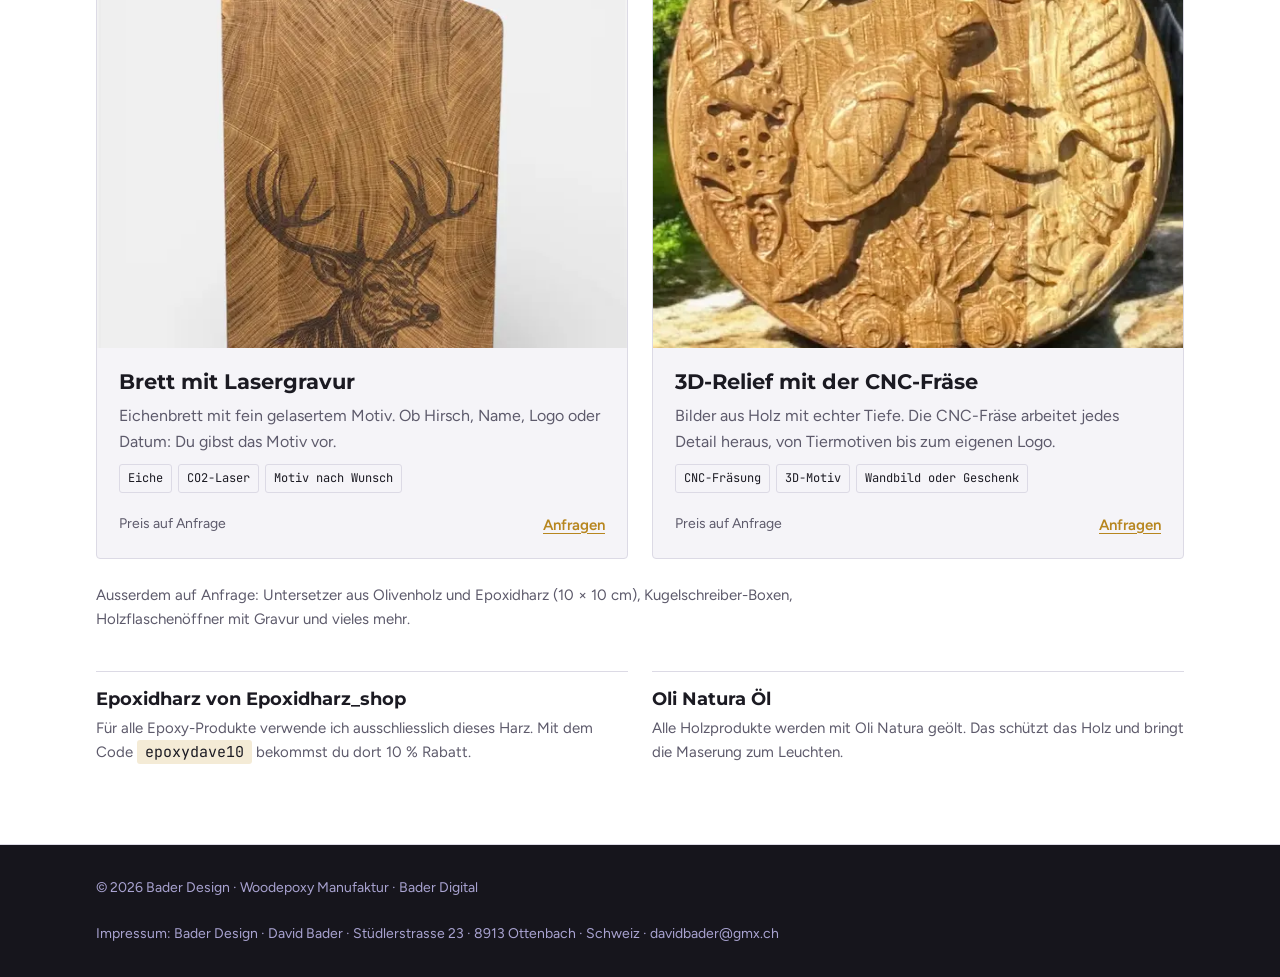
<file: woodepoxy.html>
<!doctype html>
<html lang="de-CH">
<head>
<meta charset="utf-8">
<meta name="viewport" content="width=device-width, initial-scale=1, viewport-fit=cover">
<title>Woodepoxy Manufaktur – Bader Design</title>
<meta name="description" content="Servierbretter, Stirnholzbretter, Flaschenöffner, Lasergravuren und 3D-Reliefs aus Holz und Epoxidharz.">
<link rel="canonical" href="https://baderdesign.github.io/woodepoxy.html">
<meta name="robots" content="index, follow">
<meta property="og:type" content="website">
<meta property="og:locale" content="de_CH">
<meta property="og:site_name" content="Bader Design">
<meta property="og:title" content="Bader Design – Handwerk mit Handschrift">
<meta property="og:description" content="Dekorative Oberflächen, Unikate aus Holz und Epoxidharz und Bader Digital, Papierkram digital für Handwerker.">
<meta property="og:url" content="https://baderdesign.github.io/woodepoxy.html">
<meta property="og:image" content="https://baderdesign.github.io/og-bild.jpg">
<meta name="twitter:card" content="summary_large_image">
<meta name="theme-color" content="#16151C">
<link rel="icon" type="image/png" href="favicon.png">
<link rel="apple-touch-icon" href="apple-touch-icon.png">
<link rel="stylesheet" href="https://fonts.googleapis.com/css2?family=Montserrat:wght@500;600;700;800&family=Figtree:wght@400;500;600&family=JetBrains+Mono:wght@400;500&display=swap">
<link rel="stylesheet" href="style.css">
<style>:root{padding-top:env(safe-area-inset-top,0px);padding-bottom:env(safe-area-inset-bottom,0px)}body{margin:0}img{max-width:100%}[hidden]{display:none!important}</style>
</head>
<body>
<div class="band">
<nav><div class="wrap">
  <a class="brand" href="index.html" aria-label="Bader Design, Startseite">
    <img src="logo-icon.webp" alt="" width="40" height="45">
    <span><b>BADER</b><small>DESIGN</small></span>
  </a>
  <ul><li><a href="oberflaechen.html">Oberflächen</a></li><li><a href="woodepoxy.html" aria-current="page">Woodepoxy</a></li><li><a href="digital.html">Bader Digital</a></li><li><a href="ueber-mich.html">Über mich</a></li><li><a href="kontakt.html">Kontakt</a></li></ul>
</div></nav>
</div>

<main>
<section class="wood" id="woodepoxy"><div class="wrap">
  <div class="head">
    <div><p class="label">Woodepoxy Manufaktur</p><h1>Unikate aus Holz &amp; Epoxidharz</h1></div>
    <p>CNC-gefräst oder mit dem CO2-Laser graviert, von Hand geschliffen und geölt. Kleine Kunstwerke, persönliche Geschenke und Werbegeschenke mit deinem Logo. Alle Stücke entstehen auf Bestellung, Preise je nach Holz, Grösse und Gravur. Frag einfach, ich berate dich gern.</p>
  </div>
  <div class="pgrid">
    <article class="pcard wide">
      <div class="pmedia"><div class="pimg"><img src="bilder/brett-blau.webp" alt="Servierbretter Olivenholz & Epoxidharz" width="600" height="800" loading="lazy"></div><div class="pimg hide"><img src="bilder/brett-lila.webp" alt="Servierbretter Olivenholz & Epoxidharz" width="600" height="800" loading="lazy"></div><div class="pimg hide"><img src="bilder/brett-tuerkis.webp" alt="Servierbretter Olivenholz & Epoxidharz" width="600" height="800" loading="lazy"></div><div class="thumbs"><button type="button" class="th on" data-src="0" aria-label="Bild 1 zeigen"><img src="bilder/brett-blau.webp" alt="" width="600" height="800" loading="lazy"></button><button type="button" class="th" data-src="1" aria-label="Bild 2 zeigen"><img src="bilder/brett-lila.webp" alt="" width="600" height="800" loading="lazy"></button><button type="button" class="th" data-src="2" aria-label="Bild 3 zeigen"><img src="bilder/brett-tuerkis.webp" alt="" width="600" height="800" loading="lazy"></button></div></div>
      <div class="body">
        <h3>Servierbretter Olivenholz &amp; Epoxidharz</h3>
        <p>Jedes Brett hat seinen eigenen Harzfluss. Blau, Lila, Türkis oder deine Wunschfarbe, das Holz ist immer ein Einzelstück.</p>
        <div class="specs"><span>Olivenholz</span><span>Farbe frei wählbar</span><span>Oli Natura Öl</span></div>
        <div class="ask"><small>Preis auf Anfrage</small><button class="linkbtn" type="button" data-pick="Servierbrett">Anfragen</button></div>
      </div>
    </article>
    <article class="pcard">
      <div class="pmedia"><div class="pimg"><img src="bilder/stirnholz.webp" alt="Stirnholzbrett mit 3D-Muster" width="600" height="800" loading="lazy"></div></div>
      <div class="body">
        <h3>Stirnholzbrett mit 3D-Muster</h3>
        <p>Aus Eiche, Olive, Zebrano und Amaranth zusammengesetzt. Das Muster wirkt wie dreidimensional und ist messerschonend.</p>
        <div class="specs"><span>Stirnholz</span><span>Saftrille</span><span>Gummifüsse</span></div>
        <div class="ask"><small>Preis auf Anfrage</small><button class="linkbtn" type="button" data-pick="Stirnholzbrett">Anfragen</button></div>
      </div>
    </article>
    <article class="pcard">
      <div class="pmedia"><div class="pimg"><img src="bilder/oeffner.webp" alt="Flaschenöffner im Schraubenschlüssel-Look" width="600" height="800" loading="lazy"></div><div class="pimg hide"><img src="bilder/schluessel.webp" alt="Flaschenöffner im Schraubenschlüssel-Look" width="600" height="800" loading="lazy"></div><div class="thumbs"><button type="button" class="th on" data-src="0" aria-label="Bild 1 zeigen"><img src="bilder/oeffner.webp" alt="" width="600" height="800" loading="lazy"></button><button type="button" class="th" data-src="1" aria-label="Bild 2 zeigen"><img src="bilder/schluessel.webp" alt="" width="600" height="800" loading="lazy"></button></div></div>
      <div class="body">
        <h3>Flaschenöffner im Schraubenschlüssel-Look</h3>
        <p>Olivenholz und Epoxidharz in Form eines Gabelschlüssels. Das Geschenk für alle, die gern schrauben.</p>
        <div class="specs"><span>Olivenholz</span><span>Epoxidharz</span><span>mit oder ohne Öffner</span></div>
        <div class="ask"><small>Preis auf Anfrage</small><button class="linkbtn" type="button" data-pick="Flaschenöffner">Anfragen</button></div>
      </div>
    </article>
    <article class="pcard">
      <div class="pmedia"><div class="pimg"><img src="bilder/hirsch.webp" alt="Brett mit Lasergravur" width="600" height="800" loading="lazy"></div></div>
      <div class="body">
        <h3>Brett mit Lasergravur</h3>
        <p>Eichenbrett mit fein gelasertem Motiv. Ob Hirsch, Name, Logo oder Datum: Du gibst das Motiv vor.</p>
        <div class="specs"><span>Eiche</span><span>CO2-Laser</span><span>Motiv nach Wunsch</span></div>
        <div class="ask"><small>Preis auf Anfrage</small><button class="linkbtn" type="button" data-pick="Lasergravur">Anfragen</button></div>
      </div>
    </article>
    <article class="pcard">
      <div class="pmedia"><div class="pimg"><img src="bilder/relief.webp" alt="3D-Relief mit der CNC-Fräse" width="572" height="614" loading="lazy"></div></div>
      <div class="body">
        <h3>3D-Relief mit der CNC-Fräse</h3>
        <p>Bilder aus Holz mit echter Tiefe. Die CNC-Fräse arbeitet jedes Detail heraus, von Tiermotiven bis zum eigenen Logo.</p>
        <div class="specs"><span>CNC-Fräsung</span><span>3D-Motiv</span><span>Wandbild oder Geschenk</span></div>
        <div class="ask"><small>Preis auf Anfrage</small><button class="linkbtn" type="button" data-pick="3D-Relief">Anfragen</button></div>
      </div>
    </article>
  </div>
  <p class="also">Ausserdem auf Anfrage: Untersetzer aus Olivenholz und Epoxidharz (10 × 10 cm), Kugelschreiber-Boxen, Holzflaschenöffner mit Gravur und vieles mehr.</p>
  <div class="mat">
    <div><h3>Epoxidharz von Epoxidharz_shop</h3><p>Für alle Epoxy-Produkte verwende ich ausschliesslich dieses Harz. Mit dem Code <span class="code">epoxydave10</span> bekommst du dort 10 % Rabatt.</p></div>
    <div><h3>Oli Natura Öl</h3><p>Alle Holzprodukte werden mit Oli Natura geölt. Das schützt das Holz und bringt die Maserung zum Leuchten.</p></div>
  </div>
</div></section>
</main>

<footer><div class="wrap">
  <p>© 2026 Bader Design · Woodepoxy Manufaktur · Bader Digital</p>
  <p>Impressum: Bader Design · David Bader · Stüdlerstrasse 23 · 8913 Ottenbach · Schweiz · davidbader@gmx.ch</p>
</div></footer>
<script src="script.js"></script>
</body>
</html>
</file>
<file: style.css>
/* Layout: brand header in the logo's hexagon colours, then three business lines (Oberflächen, Woodepoxy, Bader Digital), contact composer */
:root{
  --bg:#F5F4F8; --surface:#FFFFFF; --ink:#1B1A22; --muted:#5D5A6B; --line:#DCDAE5;
  --violet:#2C1B7E; --violet-ink:#F3F1FB; --gold:#B7861F; --gold-bright:#D9A93F; --gold-soft:#F4EBD6;
  --night:#16151C; --resin:#14707A;
  --display:"Montserrat", "Avenir Next", system-ui, sans-serif;
  --body:"Figtree", "Segoe UI", system-ui, sans-serif;
  --mono:"JetBrains Mono", ui-monospace, Menlo, monospace;
}
@media (prefers-color-scheme: dark){:root:not([data-theme="light"]){
  --bg:#16151C; --surface:#1F1D28; --ink:#EEECF5; --muted:#A9A3D1; --line:#33303F;
  --violet:#2C1B7E; --violet-ink:#F3F1FB; --gold:#D9A93F; --gold-bright:#F2CB6B; --gold-soft:#2A2418;
  --night:#0F0E14; --resin:#3FB3BD; color-scheme:dark}}
:root[data-theme="dark"]{
  --bg:#16151C; --surface:#1F1D28; --ink:#EEECF5; --muted:#A9A3D1; --line:#33303F;
  --violet:#2C1B7E; --violet-ink:#F3F1FB; --gold:#D9A93F; --gold-bright:#F2CB6B; --gold-soft:#2A2418;
  --night:#0F0E14; --resin:#3FB3BD; color-scheme:dark}

*{box-sizing:border-box}
body{background:var(--bg);color:var(--ink);font-family:var(--body);font-size:17px;line-height:1.6}
.wrap{max-width:1120px;margin:0 auto;padding-left:max(16px,env(safe-area-inset-left,0px));padding-right:max(16px,env(safe-area-inset-right,0px))}
h1,h2,h3{font-family:var(--display);line-height:1.1;text-wrap:balance;margin:0;font-weight:700}
p{margin:0}
a{color:var(--gold)}
a:focus-visible,button:focus-visible,input:focus-visible,select:focus-visible,textarea:focus-visible{outline:3px solid var(--gold-bright);outline-offset:2px}
.label{font-family:var(--display);font-weight:600;font-size:12px;letter-spacing:.24em;text-transform:uppercase;color:var(--gold)}

/* brand band */
.band{background:var(--night);color:#EEECF5}
nav .wrap{display:flex;align-items:center;justify-content:space-between;gap:16px;padding-block:16px;flex-wrap:wrap}
.brand{display:flex;align-items:center;gap:12px;text-decoration:none;color:#D9A93F}
.brand img{width:40px;height:45px;flex:none;display:block}
.brand b{display:block;font-family:var(--display);font-weight:700;letter-spacing:.14em;font-size:18px;line-height:1}
.brand small{display:block;font-family:var(--display);font-weight:600;letter-spacing:.34em;font-size:10px;margin-top:4px}
nav ul{display:flex;gap:22px;list-style:none;margin:0;padding:0;flex-wrap:wrap}
nav ul a{color:#C9C5E0;text-decoration:none;font-weight:500;font-size:15px}
nav ul a:hover{color:#F2CB6B}

.hero .wrap{display:grid;grid-template-columns:1.1fr .9fr;gap:48px;align-items:center;padding-block:56px 72px}
.hero .label{color:#D9A93F}
.hero h1{font-size:clamp(38px,5.8vw,68px);letter-spacing:-.01em;margin-top:14px;color:#F3F1FB;font-weight:800}
.hero h1 em{font-style:normal;color:#D9A93F}
.hero p.lead{margin-top:20px;font-size:19px;color:#C9C5E0;max-width:38ch}
.cta{display:flex;gap:12px;flex-wrap:wrap;margin-top:28px}
.btn{display:inline-flex;align-items:center;gap:8px;padding:13px 22px;border-radius:4px;font-weight:600;font-size:16px;text-decoration:none;border:1.5px solid currentColor;color:inherit;background:transparent;cursor:pointer;font-family:var(--body)}
.btn.gold{background:#D9A93F;border-color:#D9A93F;color:#16151C}
.btn.solid{background:var(--violet);border-color:var(--violet);color:var(--violet-ink)}
.btn:hover{transform:translateY(-1px)}
.hex{max-width:100%;width:100%;height:auto;display:block;filter:drop-shadow(0 30px 40px rgba(0,0,0,.5))}
.hexwrap{max-width:420px;justify-self:center;width:100%}

.lines{display:grid;grid-template-columns:repeat(3,1fr);border-top:1px solid #2E2B3A}
.lines a{display:block;padding:20px 20px 22px;border-left:1px solid #2E2B3A;text-decoration:none;color:#EEECF5;min-width:0}
.lines a:first-child{border-left:0}
.lines a:hover{background:#1F1D28}
.lines span{font-family:var(--display);font-size:11px;letter-spacing:.24em;color:#D9A93F;text-transform:uppercase}
.lines b{display:block;font-family:var(--display);font-size:19px;margin-top:4px}
.lines small{color:#A9A3D1;font-size:14px}

section{padding-block:80px}
.head{display:flex;justify-content:space-between;align-items:end;gap:24px;flex-wrap:wrap;margin-bottom:32px}
.head h2{font-size:clamp(28px,3.8vw,44px);margin-top:8px}
.head p{color:var(--muted);max-width:46ch}

/* surfaces */
.surf{display:grid;grid-template-columns:repeat(3,1fr);gap:24px}
.surf > div{min-width:0}
.swatch{height:140px;border-radius:3px;margin-bottom:14px;max-width:100%}
.sw1{background:radial-gradient(circle at 30% 40%,#c9a985,transparent 60%),radial-gradient(circle at 70% 70%,#a98560,transparent 55%),#b8936b}
.sw2{background:radial-gradient(circle at 20% 30%,#f4f1ea,transparent 50%),radial-gradient(circle at 80% 60%,#d9d6cd,transparent 55%),#e8e5dc}
.sw3{background:linear-gradient(115deg,#8d8f8a,#a7a9a3 40%,#7d7f7a 70%,#9a9c96)}
.surf h3{font-size:20px;margin-bottom:6px}
.surf p{color:var(--muted);font-size:15px}

/* gallery */
.feature{display:grid;grid-template-columns:1fr 1fr;gap:32px;margin-bottom:40px;align-items:start}
.feature figure{margin:0;overflow:hidden;border-radius:3px;max-width:100%}
.feature img{width:100%;height:auto;display:block}
.f-main img{aspect-ratio:3/4;object-fit:cover}
.f-txt{display:grid;gap:14px;min-width:0}
.f-txt h3{font-size:clamp(24px,3vw,32px)}
.f-txt > p:not(.label){color:var(--muted)}
.f-facts{list-style:none;margin:0;padding:0;display:grid;gap:0}
.f-facts li{display:flex;justify-content:space-between;gap:12px;border-bottom:1px solid var(--line);padding-block:8px;flex-wrap:wrap}
.f-facts span{color:var(--muted);font-size:14px}
.f-facts b{font-size:15px}
.f-detail{position:relative}
.f-detail img{aspect-ratio:16/10;object-fit:cover}
.f-detail figcaption{position:absolute;left:10px;bottom:8px;font-size:12px;color:#fff;text-shadow:0 1px 3px rgba(0,0,0,.7)}
@media (max-width:860px){.feature{grid-template-columns:1fr}}
.gal{display:grid;grid-template-columns:repeat(auto-fill,minmax(280px,1fr));grid-auto-rows:380px;gap:16px}
.gal figure{margin:0;position:relative;overflow:hidden;border-radius:3px;background:var(--line);min-width:0}
.gal img{width:100%;height:100%;object-fit:cover;display:block;transition:transform .5s ease}
.gal figure:hover img{transform:scale(1.04)}
.gal figcaption{position:absolute;left:0;right:0;bottom:0;padding:22px 12px 10px;font-size:13px;font-weight:500;color:#fff;background:linear-gradient(transparent,rgba(10,8,20,.72))}
[data-cat].off{display:none!important}
.mats{display:grid;grid-template-columns:repeat(4,1fr);gap:14px;margin-bottom:12px}
.mat-btn{all:unset;box-sizing:border-box;cursor:pointer;display:flex;flex-direction:column;gap:6px;padding:16px;border:1.5px solid var(--line);border-radius:4px;background:var(--surface);min-width:0}
.mat-btn h3{font-size:18px}
.mat-btn p{color:var(--muted);font-size:14px;line-height:1.5}
.mat-btn em{font-style:normal;font-size:13px;font-weight:600;color:var(--gold);margin-top:auto}
.mat-btn:hover{border-color:var(--gold)}
.mat-btn.on{border-color:var(--violet);box-shadow:inset 0 0 0 1.5px var(--violet)}
.mat-btn.on em{color:var(--violet)}
:root[data-theme="dark"] .mat-btn.on{border-color:var(--gold-bright);box-shadow:inset 0 0 0 1.5px var(--gold-bright)}
@media (prefers-color-scheme: dark){:root:not([data-theme="light"]) .mat-btn.on{border-color:var(--gold-bright);box-shadow:inset 0 0 0 1.5px var(--gold-bright)}}
.mat-btn:focus-visible{outline:3px solid var(--gold-bright);outline-offset:2px}
.matcount{color:var(--muted);font-size:14px;margin:0 0 20px}
@media (max-width:860px){.mats{grid-template-columns:1fr 1fr}.gal{grid-auto-rows:300px}}
@media (max-width:480px){.mats{grid-template-columns:1fr}}
@media (prefers-reduced-motion:reduce){.gal img{transition:none}}

/* woodepoxy */
.wood{background:var(--surface);border-block:1px solid var(--line)}
.grid{display:grid;grid-template-columns:repeat(2,1fr);gap:24px}
.prod{background:var(--bg);border:1px solid var(--line);border-radius:4px;overflow:hidden;display:flex;flex-direction:column;min-width:0}
.prod canvas{width:100%;aspect-ratio:16/10;display:block;max-width:100%}
.prod .body{padding:22px;display:flex;flex-direction:column;gap:10px;flex:1}
.prod h3{font-size:21px}
.prod p{color:var(--muted);font-size:16px}
.specs{display:flex;flex-wrap:wrap;gap:6px}
.specs span{font-family:var(--mono);font-size:12px;padding:4px 8px;border:1px solid var(--line);border-radius:3px}
.prod .ask{margin-top:auto;padding-top:10px;display:flex;justify-content:space-between;align-items:center;gap:12px;flex-wrap:wrap}
.prod .ask small{color:var(--muted);font-size:14px}
.linkbtn{background:none;border:0;padding:0;font:600 15px var(--body);color:var(--gold);cursor:pointer;text-decoration:underline;text-underline-offset:3px}
.pgrid{display:grid;grid-template-columns:repeat(2,1fr);gap:24px}
.pcard{background:var(--bg);border:1px solid var(--line);border-radius:4px;overflow:hidden;display:flex;flex-direction:column;min-width:0}
.pcard.wide{grid-column:1/-1;flex-direction:row}
.pcard.wide .pmedia{flex:1.1}.pcard.wide .body{flex:1;justify-content:center}
.pmedia{position:relative;background:#fff;min-width:0}
.pimg img{width:100%;height:auto;aspect-ratio:4/5;object-fit:cover;display:block}
.pcard:not(.wide) .pimg img{aspect-ratio:5/4}
.pimg.hide{display:none}
.thumbs{position:absolute;left:12px;bottom:12px;display:flex;gap:6px}
.th{width:48px;height:48px;padding:0;border:2px solid transparent;border-radius:4px;overflow:hidden;cursor:pointer;background:#fff;box-shadow:0 2px 6px rgba(0,0,0,.2)}
.th img{width:100%;height:100%;object-fit:cover;display:block}
.th.on{border-color:var(--gold-bright)}
.pcard .body{padding:22px;display:flex;flex-direction:column;gap:10px;flex:1}
.pcard h3{font-size:21px}
.pcard p{color:var(--muted);font-size:16px}
.pcard .ask{margin-top:auto;padding-top:10px;display:flex;justify-content:space-between;align-items:center;gap:12px;flex-wrap:wrap}
.pcard .ask small{color:var(--muted);font-size:14px}
.pcard.wide .ask{margin-top:6px}
.pcard.wide .pimg img{aspect-ratio:4/3}
.also{margin-top:24px;color:var(--muted);font-size:15px;max-width:70ch}
@media (max-width:860px){.pgrid{grid-template-columns:1fr}.pcard.wide{flex-direction:column}}
.mat{display:grid;grid-template-columns:1fr 1fr;gap:24px;margin-top:40px}
.mat > div{border-top:1px solid var(--line);padding-top:18px;min-width:0}
.mat h3{font-size:18px;margin-bottom:6px}
.mat p{color:var(--muted);font-size:15px}
.code{font-family:var(--mono);background:var(--gold-soft);padding:2px 8px;border-radius:3px;color:var(--ink)}

/* bader digital */
.digital .wrap{display:grid;grid-template-columns:1fr 1fr;gap:56px;align-items:center}
.feat{display:grid;grid-template-columns:1fr 1fr;gap:18px 24px;margin-top:28px;list-style:none;padding:0}
.feat li{border-top:2px solid var(--violet);padding-top:10px;min-width:0}
.feat b{display:block;font-family:var(--display);font-size:16px}
.feat span{color:var(--muted);font-size:15px}
.phone{justify-self:center;width:300px;max-width:100%;border-radius:34px;background:var(--night);padding:12px;box-shadow:0 30px 60px -30px rgba(20,10,60,.55)}
.screen{border-radius:24px;background:#F5F4F8;color:#1B1A22;overflow:hidden;font-size:13px}
.scr-top{background:#2C1B7E;color:#F3F1FB;padding:18px 16px 14px}
.scr-top small{font-family:var(--display);letter-spacing:.2em;font-size:10px;color:#D9A93F}
.scr-top b{display:block;font-family:var(--display);font-size:17px;margin-top:2px}
.kw{display:flex;justify-content:space-between;margin-top:10px;font-family:var(--mono);font-size:11px;color:#C9C5E0}
.days{padding:10px 12px;display:grid;gap:6px}
.day{display:grid;grid-template-columns:34px 1fr auto;gap:8px;align-items:center;background:#fff;border:1px solid #E3E1EC;border-radius:8px;padding:8px 10px}
.day i{font-style:normal;font-family:var(--display);font-weight:700;font-size:12px;color:#5D5A6B}
.day span{min-width:0;overflow:hidden;text-overflow:ellipsis;white-space:nowrap}
.day em{font-style:normal;font-family:var(--mono);font-size:12px;font-variant-numeric:tabular-nums}
.pill{font-family:var(--display);font-size:10px;font-weight:700;padding:2px 7px;border-radius:99px;background:#F4EBD6;color:#7A5810}
.sum{display:flex;justify-content:space-between;padding:10px 14px 16px;font-family:var(--mono);font-size:12px;color:#5D5A6B}
.sum b{color:#1B1A22}
.fine{margin-top:20px;font-size:14px;color:var(--muted)}

/* app demo */
.demo{justify-self:center;display:grid;gap:12px;justify-items:center;width:100%;max-width:330px}
.demo-tag{font-family:var(--display);font-weight:700;font-size:12px;letter-spacing:.18em;text-transform:uppercase;color:var(--gold);margin:0}
.phone{width:100%}
.screen{min-height:560px;display:flex;flex-direction:column}
.dtabs{display:grid;grid-template-columns:repeat(3,1fr);background:#2C1B7E;padding:0 8px 8px;gap:4px}
.dtabs button{font:700 12px var(--display);letter-spacing:.04em;padding:8px 0;border-radius:99px;border:1.5px solid transparent;background:transparent;color:#C9C5E0;cursor:pointer}
.dtabs button[aria-selected="true"]{background:#D9A93F;color:#16151C}
.dview{display:flex;flex-direction:column;gap:8px;padding:10px 12px 14px;flex:1}
.dview[hidden]{display:none}
.days{padding:0}
.day button.x{border:0;background:none;color:#8a87a0;font-size:15px;cursor:pointer;padding:0 0 0 6px;line-height:1}
.day{grid-template-columns:30px 1fr auto auto}
.addrow{display:grid;grid-template-columns:62px 1fr 58px;gap:6px}
.screen input,.screen select{font:13px var(--body);padding:8px;border:1px solid #DCDAE5;border-radius:8px;background:#fff;color:#1B1A22;width:100%;min-width:0}
.screen input[type=number]{font-family:var(--mono);text-align:right}
.dbtn{font:700 13px var(--display);padding:10px;border-radius:12px;border:0;background:#2C1B7E;color:#F3D98F;box-shadow:inset 0 0 0 2px #D9A93F;cursor:pointer}
.sum{padding:4px 2px 0}
.s2{padding-top:0}
.fgrid{display:grid;grid-template-columns:repeat(3,1fr);gap:6px}
.fgrid label,.screen .chk{font:600 11px var(--body);color:#5D5A6B;display:grid;gap:3px}
.screen .chk{display:flex;align-items:center;gap:8px;font-size:13px;color:#1B1A22}
.screen .chk input{width:18px;height:18px;accent-color:#D9A93F}
.cnt{display:flex;justify-content:space-between;align-items:center;background:#fff;border:1px solid #E3E1EC;border-radius:10px;padding:6px 10px}
.cnt div{display:flex;align-items:center;gap:8px}
.cnt button{width:30px;height:30px;border-radius:99px;border:1.5px solid #D9A93F;background:#fff;color:#1B1A22;font-size:16px;cursor:pointer}
.cnt b{min-width:1.2em;text-align:center;font-family:var(--mono)}
.res{display:grid;grid-template-columns:1fr 1fr;gap:6px;background:#ECEAF4;border-radius:12px;padding:10px}
.res small{display:block;color:#5D5A6B;font-size:11px}
.res b{font-family:var(--mono);font-size:14px;font-variant-numeric:tabular-nums}
.res .neg{color:#B3261E}
.pos{display:grid;gap:6px}
.prow{background:#fff;border:1px solid #E3E1EC;border-radius:10px;padding:8px 10px;display:grid;gap:2px}
.prow span{font-size:12px;line-height:1.35}
.prow div{display:flex;justify-content:space-between;font-family:var(--mono);font-size:12px;color:#5D5A6B;font-variant-numeric:tabular-nums}
.prow div b{color:#1B1A22}
.ktot{background:linear-gradient(135deg,#2C1B7E,#1D1450);color:#fff;border-radius:14px;padding:10px 12px;box-shadow:inset 0 -3px 0 #D9A93F;display:grid;gap:4px}
.ktot div{display:flex;justify-content:space-between;font-size:13px}
.ktot b{font-family:var(--mono);font-variant-numeric:tabular-nums}
.ktot .g{border-top:1px solid #ffffff33;padding-top:6px;font-size:15px}
.ktot .g b{color:#F2CB6B;font-size:18px}
.kh{font-size:11px;color:#5D5A6B;margin:0}

.phone.shots{padding:10px;height:620px;max-height:80vh}
.shot-scroll{height:100%;overflow-y:auto;border-radius:24px;background:#eceff2;scrollbar-width:none}
.shot-scroll::-webkit-scrollbar{display:none}
.shot-scroll img{display:block;width:100%;height:auto}
.demo-note{font-size:13px;color:var(--muted);text-align:center;margin:0}

.testnote{margin-top:20px;padding:12px 14px;border-radius:4px;background:var(--gold-soft);border-left:3px solid var(--gold);font-size:14px;max-width:52ch}

/* about */
.about .wrap{display:grid;grid-template-columns:.8fr 1.2fr;gap:56px;align-items:start}
.about blockquote{margin:0;font-family:var(--display);font-weight:700;font-size:clamp(24px,3vw,34px);line-height:1.25;color:var(--violet);text-wrap:balance}
:root[data-theme="dark"] .about blockquote{color:var(--gold-bright)}
@media (prefers-color-scheme: dark){:root:not([data-theme="light"]) .about blockquote{color:var(--gold-bright)}}
.about .txt{display:grid;gap:16px;color:var(--muted);max-width:60ch}
.vals{display:grid;grid-template-columns:repeat(3,1fr);gap:20px;margin-top:12px;list-style:none;padding:0}
.vals li{border-top:2px solid var(--gold);padding-top:10px;min-width:0}
.vals b{display:block;font-family:var(--display);color:var(--ink);font-size:16px}
.vals span{font-size:15px}
@media (max-width:860px){.about .wrap{grid-template-columns:1fr;gap:28px}}
@media (max-width:480px){.vals{grid-template-columns:1fr}}

.about .wrap.about-more{display:block;padding-top:56px}
.am-grid{display:grid;grid-template-columns:1fr 1fr;gap:40px 48px}
.am-item{border-top:2px solid var(--gold);padding-top:16px;min-width:0;display:grid;gap:8px;align-content:start}
.am-item h3{font-size:22px}
.am-item > p:not(.label){color:var(--muted)}
.am-cta{margin-top:48px;padding:28px;border-radius:4px;background:var(--surface);border:1px solid var(--line);display:flex;justify-content:space-between;align-items:center;gap:20px;flex-wrap:wrap}
.am-cta > p{font-family:var(--display);font-weight:700;font-size:20px}
@media (max-width:860px){.am-grid{grid-template-columns:1fr;gap:28px}}

/* contact */
.contact .wrap{display:grid;grid-template-columns:.9fr 1.1fr;gap:48px}
form{background:var(--surface);border:1px solid var(--line);border-radius:4px;padding:24px;display:grid;gap:16px;min-width:0}
label{display:grid;gap:6px;font-weight:600;font-size:15px}
input,select,textarea{font:16px var(--body);padding:11px 12px;border:1px solid var(--line);border-radius:4px;background:var(--bg);color:var(--ink);width:100%}
textarea{min-height:110px;resize:vertical}
.row{display:grid;grid-template-columns:1fr 1fr;gap:16px}
.out{display:none;gap:12px}
.out.on{display:grid}
.out pre{white-space:pre-wrap;font:14px/1.5 var(--mono);background:var(--bg);border:1px solid var(--line);border-radius:4px;padding:12px;margin:0}
.status{font-size:14px;color:var(--muted);min-height:1.2em}
.direct{display:grid;gap:14px;margin-top:24px}
.direct div{display:flex;justify-content:space-between;gap:12px;border-bottom:1px solid var(--line);padding-bottom:12px;flex-wrap:wrap}
.direct span{color:var(--muted)}
.direct b{font-family:var(--mono);font-weight:500;user-select:all}

footer{background:var(--night);color:#A9A3D1;padding-block:32px;font-size:14px}
footer .wrap{display:flex;justify-content:space-between;gap:24px;flex-wrap:wrap}

@media (max-width:860px){
  .hero .wrap,.contact .wrap,.digital .wrap{grid-template-columns:1fr;gap:36px}
  .hero .hexwrap{max-width:280px}
  .grid,.mat,.surf{grid-template-columns:1fr}
  .lines{grid-template-columns:1fr}
  .lines a{border-left:0;border-top:1px solid #2E2B3A}
  .lines a:first-child{border-top:0}
}
@media (max-width:480px){.row,.feat{grid-template-columns:1fr}nav ul{gap:14px}}
@media (prefers-reduced-motion:reduce){.btn:hover{transform:none}}

/* multipage */
/* logo 3d */
.home-hero .hexwrap{max-width:300px;justify-self:center;perspective:900px}
.home-hero .hex{transform:rotateY(-14deg) rotateX(8deg);transform-style:preserve-3d;filter:drop-shadow(18px 28px 22px rgba(0,0,0,.6)) drop-shadow(0 0 40px rgba(217,169,63,.18));animation:hexfloat 6s ease-in-out infinite;transition:transform .6s ease}
.home-hero .hexwrap:hover .hex{transform:rotateY(0) rotateX(0)}
@keyframes hexfloat{0%,100%{translate:0 0}50%{translate:0 -10px}}
@media (max-width:860px){.home-hero .hexwrap{max-width:190px}}
@media (prefers-reduced-motion:reduce){.home-hero .hex{animation:none}}

.head h1{font-size:clamp(30px,4vw,46px);letter-spacing:-.02em;margin-top:8px}
nav ul a[aria-current="page"]{color:#F2CB6B}
.pagehead{padding-block:40px 8px}
.home-hero .wrap{padding-block:48px 64px}
.tiles{display:grid;grid-template-columns:repeat(3,1fr);gap:20px}
.tile{position:relative;display:flex;flex-direction:column;justify-content:flex-end;min-height:420px;border-radius:4px;overflow:hidden;text-decoration:none;color:#fff;background:#2C1B7E;min-width:0}
.tile img{position:absolute;inset:0;width:100%;height:100%;object-fit:cover;transition:transform .6s ease}
.tile:hover img{transform:scale(1.04)}
.tile .tx{position:relative;padding:22px;background:linear-gradient(transparent,rgba(12,10,22,.85) 45%)}
.tile .tx span{font-family:var(--display);font-size:11px;letter-spacing:.24em;text-transform:uppercase;color:#F2CB6B}
.tile .tx b{display:block;font-family:var(--display);font-size:24px;margin-top:4px}
.tile .tx small{display:block;color:#DCD8EE;font-size:15px;margin-top:4px}
.tile .tx em{display:inline-block;margin-top:12px;font-style:normal;font-weight:600;font-size:14px;border-bottom:1.5px solid #D9A93F}
.tile.app{background:radial-gradient(circle at 50% 30%,#3B2A9A,#1D1450 60%,#16151C)}
.tile.app .tx{background:none}
.tile img.appicon{position:absolute;inset:auto;top:36px;left:50%;width:140px;height:140px;transform:translateX(-50%);object-fit:contain;filter:drop-shadow(0 18px 30px rgba(0,0,0,.5))}
.tile:hover img.appicon{transform:translateX(-50%) scale(1.04)}
/*mini*/.tile.app .x{position:absolute;top:28px;left:50%;transform:translateX(-50%);width:130px;height:220px;border-radius:22px;background:#16151C;padding:7px;box-shadow:0 20px 40px rgba(0,0,0,.4)}
.tile.app .mini i{display:block;height:100%;border-radius:16px;background:linear-gradient(#2C1B7E 0 28%,#F5F4F8 28%);position:relative}
.tile.app .mini i::after{content:"";position:absolute;left:10px;right:10px;top:38%;height:52%;background:repeating-linear-gradient(#fff 0 14px,transparent 14px 20px);border-radius:4px}
.teaser{display:grid;grid-template-columns:1fr auto;gap:32px;align-items:center;border-top:1px solid var(--line);padding-top:40px}
.teaser blockquote{margin:0;font-family:var(--display);font-weight:700;font-size:clamp(22px,2.6vw,30px);line-height:1.3;max-width:34ch;text-wrap:balance}
.teaser .cta{margin-top:0}
.btn.line{color:var(--ink);border-color:var(--ink)}
@media (max-width:860px){.tiles{grid-template-columns:1fr}.tile{min-height:300px}.teaser{grid-template-columns:1fr}}
@media (prefers-reduced-motion:reduce){.tile img{transition:none}}
.phone.live{padding:10px;height:620px;max-height:80vh}
.phone.live iframe{display:block;width:100%;height:100%;border:0;border-radius:24px;background:#eceff2}
.demo-note{font-size:13px;color:var(--muted);text-align:center;margin:0}
</file>
